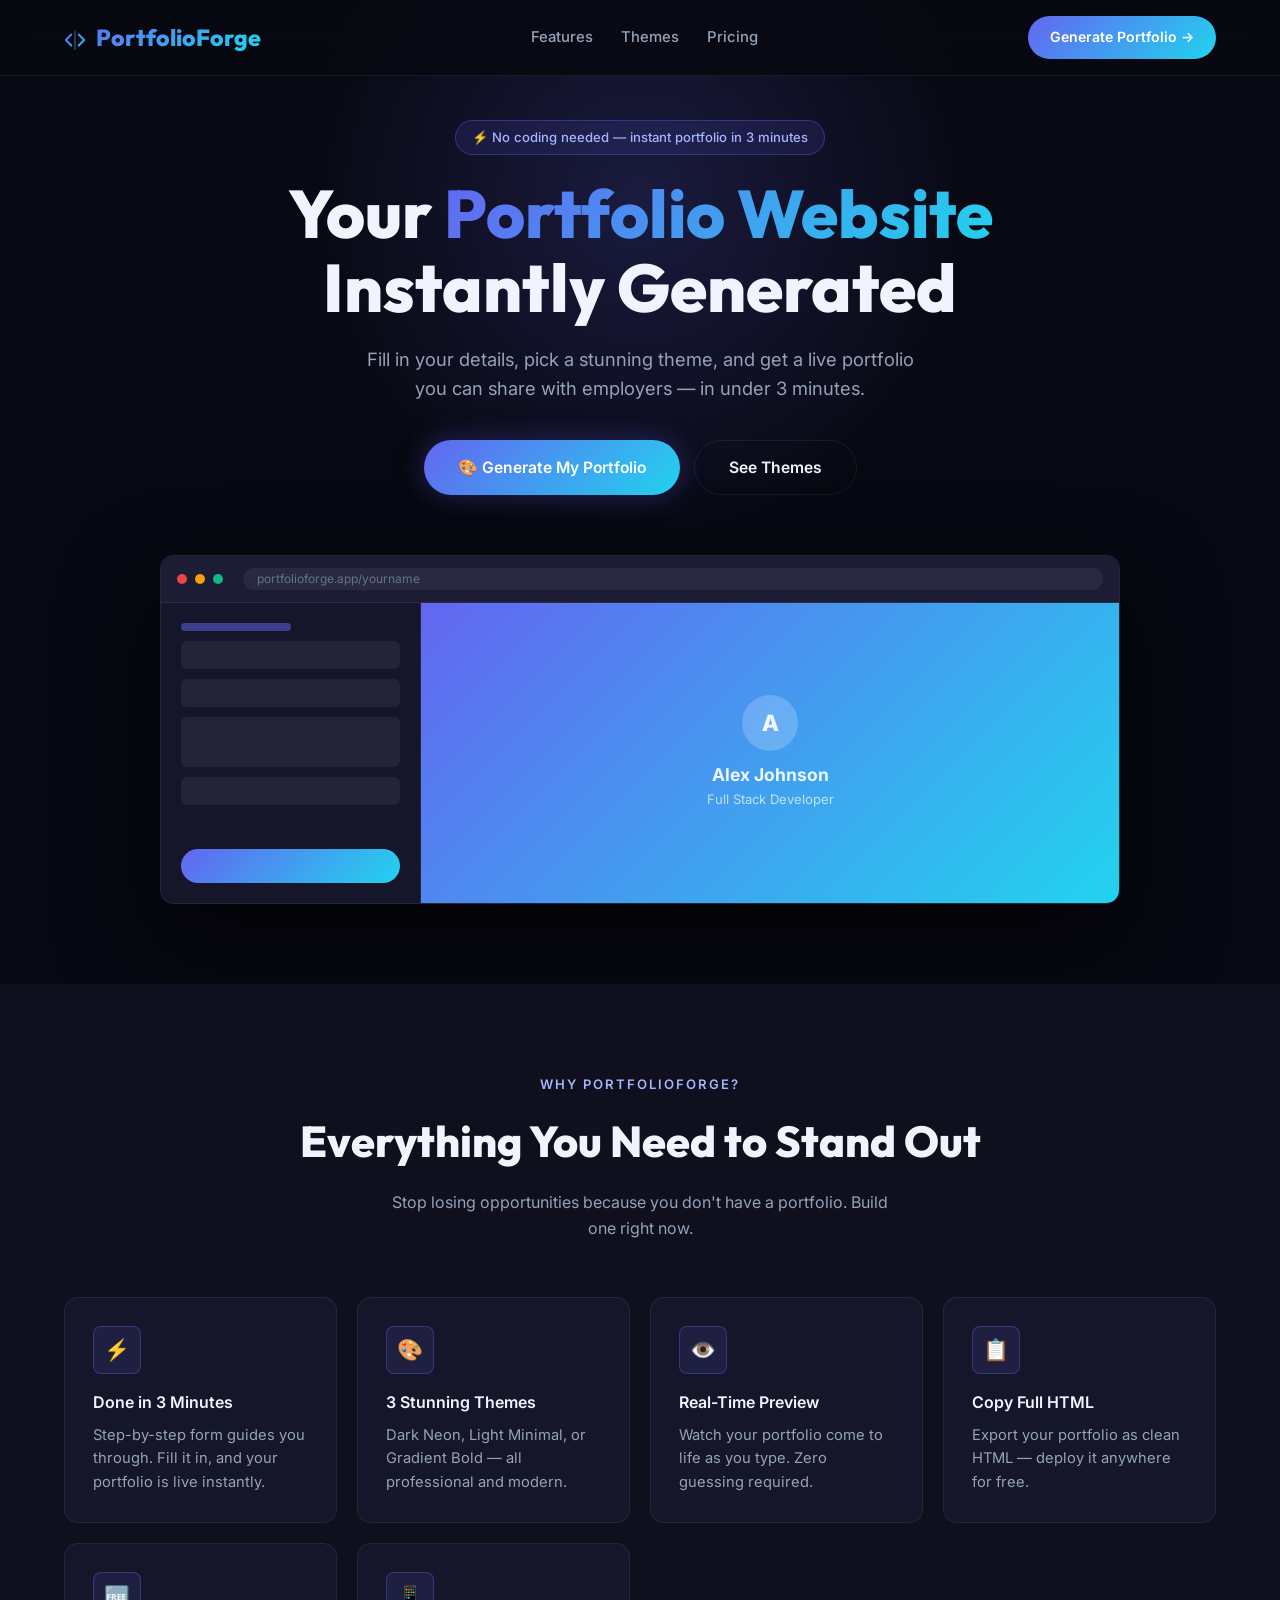
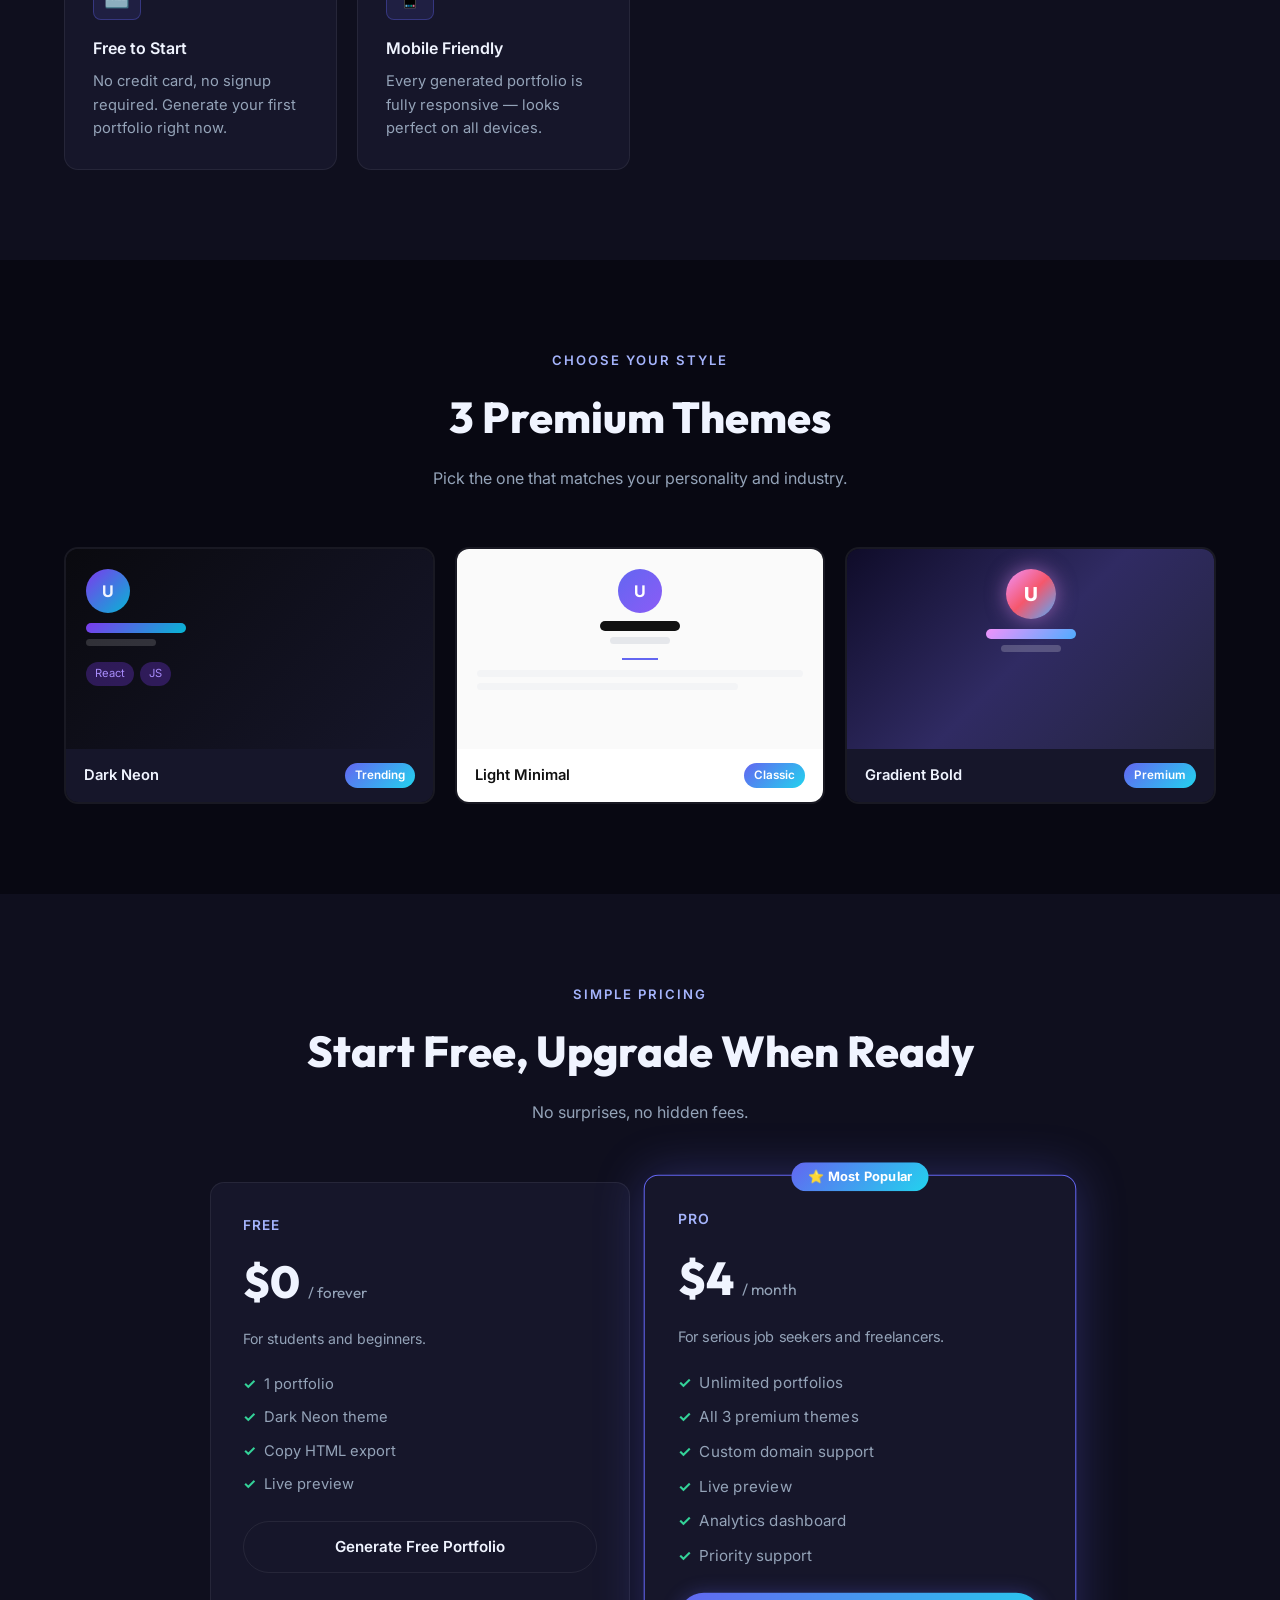
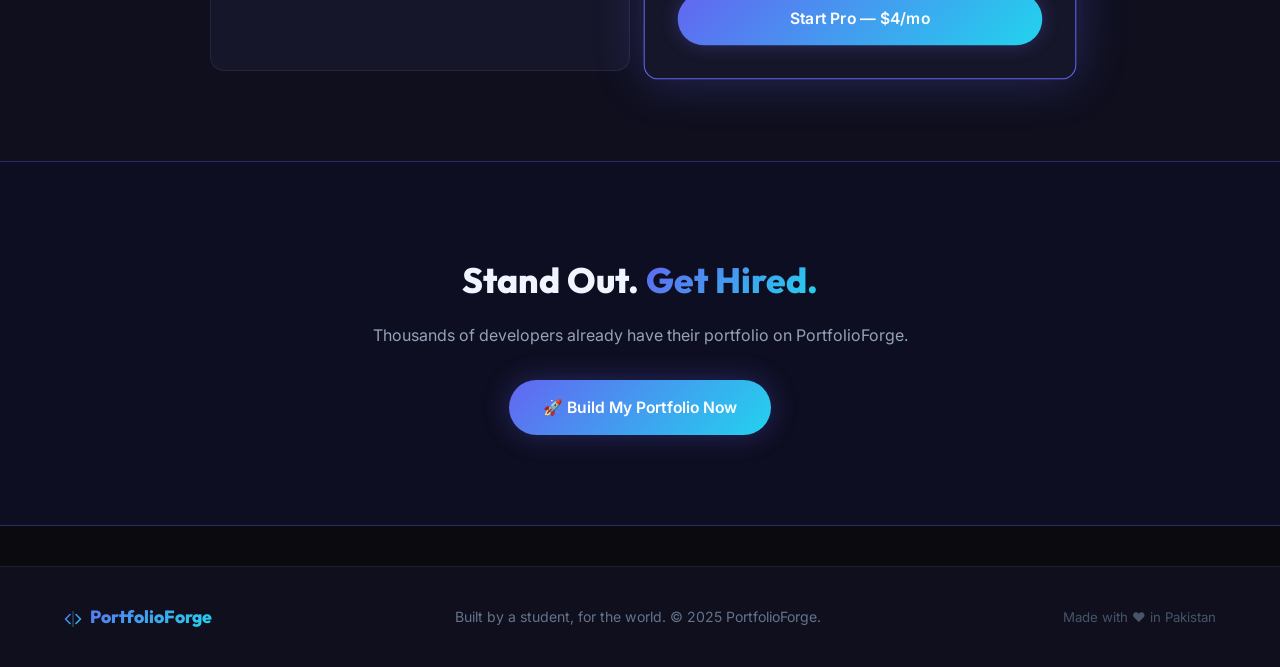
<file: index.html>
<!doctype html>
<html lang="en">
  <head>
    <meta charset="UTF-8" />
    <meta name="viewport" content="width=device-width, initial-scale=1.0" />

    <title>
      Free Portfolio Generator &amp; Website Builder | Create Portfolio Online —
      PortfolioForge
    </title>
    <meta
      name="description"
      content="Generate a stunning developer portfolio website in under 3 minutes. PortfolioForge lets you fill a form, pick a theme, and get a live portfolio — no coding needed. Free portfolio maker for students and developers."
    />
    <meta
      name="keywords"
      content="free portfolio generator, portfolio website builder, create portfolio online, developer portfolio, student portfolio website, portfolio maker free, online portfolio creator, portfolio builder no code, free portfolio website, generate portfolio, web developer portfolio, programmer portfolio, coding portfolio maker"
    />
    <meta name="author" content="PortfolioForge" />
    <meta
      name="robots"
      content="index, follow, max-snippet:-1, max-image-preview:large, max-video-preview:-1"
    />
    <link rel="canonical" href="https://portfolioforge.vercel.app/" />

    <meta property="og:type" content="website" />
    <meta property="og:url" content="https://portfolioforge.vercel.app/" />
    <meta
      property="og:title"
      content="Free Portfolio Generator — Create Your Developer Portfolio in 3 Minutes"
    />
    <meta
      property="og:description"
      content="No coding needed. Fill a form, pick a stunning theme, and get a live portfolio website you can share with employers instantly."
    />
    <meta property="og:site_name" content="PortfolioForge" />
    <meta property="og:locale" content="en_US" />

    <meta name="twitter:card" content="summary_large_image" />
    <meta
      name="twitter:title"
      content="Free Portfolio Generator — PortfolioForge"
    />
    <meta
      name="twitter:description"
      content="Create a stunning developer portfolio in 3 minutes. Free themes, live preview, export HTML. No coding needed!"
    />

    <meta
      name="google-site-verification"
      content="Ks7PEdoXqP8h8QSO_KObrMlbkE3hrzjneMpT3DzpnKs"
    />
    <meta name="google-adsense-account" content="ca-pub-2379961769417548" />

    <script type="application/ld+json">
      {
        "@context": "https://schema.org",
        "@type": "WebApplication",
        "name": "PortfolioForge - Free Portfolio Generator",
        "url": "https://portfolioforge.vercel.app/",
        "description": "Free online portfolio generator for developers and students. Fill a form, pick a theme, and get a live portfolio website instantly. No coding required.",
        "applicationCategory": "DeveloperApplication",
        "operatingSystem": "Web Browser",
        "offers": {
          "@type": "Offer",
          "price": "0",
          "priceCurrency": "USD",
          "availability": "https://schema.org/InStock"
        },
        "featureList": [
          "3 premium portfolio themes",
          "Real-time live preview",
          "Export full HTML code",
          "No coding required",
          "No sign up needed",
          "Mobile responsive output",
          "Free for all developers"
        ],
        "aggregateRating": {
          "@type": "AggregateRating",
          "ratingValue": "4.9",
          "ratingCount": "85"
        }
      }
    </script>

    <script type="application/ld+json">
      {
        "@context": "https://schema.org",
        "@type": "FAQPage",
        "mainEntity": [
          {
            "@type": "Question",
            "name": "Is PortfolioForge completely free?",
            "acceptedAnswer": {
              "@type": "Answer",
              "text": "Yes! PortfolioForge is 100% free. No credit card or sign up required. Just fill in your details and generate your portfolio instantly."
            }
          },
          {
            "@type": "Question",
            "name": "Do I need coding skills to use PortfolioForge?",
            "acceptedAnswer": {
              "@type": "Answer",
              "text": "No coding skills needed at all. Simply fill in the form with your name, bio, skills, and projects — PortfolioForge generates the complete HTML portfolio for you."
            }
          },
          {
            "@type": "Question",
            "name": "How do I publish my portfolio online?",
            "acceptedAnswer": {
              "@type": "Answer",
              "text": "After generating your portfolio, click Copy HTML, paste it into a file called index.html, and upload it to GitHub Pages or Netlify for a free live link."
            }
          },
          {
            "@type": "Question",
            "name": "How many portfolio themes are available?",
            "acceptedAnswer": {
              "@type": "Answer",
              "text": "PortfolioForge offers 3 premium themes: Dark Neon, Light Minimal, and Gradient Bold — all professional, modern, and fully mobile responsive."
            }
          }
        ]
      }
    </script>

    <link rel="stylesheet" href="css/style.css" />
    <script
      async
      src="https://pagead2.googlesyndication.com/pagead/js/adsbygoogle.js?client=ca-pub-2379961769417548"
      crossorigin="anonymous"
    ></script>
  </head>
  <body>
    <nav class="navbar">
      <a href="index.html" class="logo">
        <svg
          width="22"
          height="22"
          viewBox="0 0 24 24"
          fill="none"
          xmlns="http://www.w3.org/2000/svg"
          style="vertical-align: middle; margin-right: 6px"
        >
          <polyline
            points="16 18 22 12 16 6"
            stroke="url(#pg1)"
            stroke-width="2"
            stroke-linecap="round"
            stroke-linejoin="round"
          />
          <polyline
            points="8 6 2 12 8 18"
            stroke="url(#pg1)"
            stroke-width="2"
            stroke-linecap="round"
            stroke-linejoin="round"
          />
          <line
            x1="12"
            y1="2"
            x2="12"
            y2="22"
            stroke="url(#pg1)"
            stroke-width="1.5"
            stroke-linecap="round"
            opacity="0.5"
          />
          <defs>
            <linearGradient
              id="pg1"
              x1="0"
              y1="0"
              x2="24"
              y2="24"
              gradientUnits="userSpaceOnUse"
            >
              <stop stop-color="#6366f1" />
              <stop offset="1" stop-color="#22d3ee" />
            </linearGradient>
          </defs>
        </svg>
        PortfolioForge
      </a>
      <ul class="nav-links">
        <li><a href="#features">Features</a></li>
        <li><a href="#themes">Themes</a></li>
        <li><a href="#pricing">Pricing</a></li>
      </ul>
      <a href="generator.html" class="nav-cta">Generate Portfolio →</a>
    </nav>

    <section class="hero">
      <div class="anim">
        <div class="badge">
          ⚡ No coding needed — instant portfolio in 3 minutes
        </div>
        <h1>Your <span>Portfolio Website</span><br />Instantly Generated</h1>
        <p>
          Fill in your details, pick a stunning theme, and get a live portfolio
          you can share with employers — in under 3 minutes.
        </p>
        <div class="btns">
          <a href="generator.html" class="btn-p" id="hero-cta"
            >🎨 Generate My Portfolio</a
          >
          <a href="#themes" class="btn-s">See Themes</a>
        </div>
      </div>

      <div class="demo-wrap anim" style="animation-delay: 0.2s">
        <div class="mockup">
          <div class="mockup-bar">
            <div class="dot" style="background: #ef4444"></div>
            <div class="dot" style="background: #f59e0b"></div>
            <div class="dot" style="background: #10b981"></div>
            <div
              style="
                flex: 1;
                margin-left: 12px;
                background: rgba(255, 255, 255, 0.06);
                border-radius: 50px;
                height: 22px;
                display: flex;
                align-items: center;
                padding: 0 14px;
              "
            >
              <span style="font-size: 0.75rem; color: #64748b"
                >portfolioforge.app/yourname</span
              >
            </div>
          </div>
          <div class="mockup-inner">
            <div class="mockup-form">
              <div class="mf-bar accent"></div>
              <div
                class="mf-bar"
                style="height: 28px; border-radius: 6px"
              ></div>
              <div
                class="mf-bar"
                style="height: 28px; border-radius: 6px"
              ></div>
              <div
                class="mf-bar"
                style="height: 50px; border-radius: 6px"
              ></div>
              <div
                class="mf-bar"
                style="height: 28px; border-radius: 6px"
              ></div>
              <div
                class="mf-bar"
                style="
                  height: 34px;
                  border-radius: 50px;
                  background: linear-gradient(135deg, #6366f1, #22d3ee);
                  opacity: 1;
                  margin-top: auto;
                "
              ></div>
            </div>
            <div class="mockup-preview">
              <div style="text-align: center; color: rgba(255, 255, 255, 0.9)">
                <div
                  style="
                    width: 56px;
                    height: 56px;
                    background: rgba(255, 255, 255, 0.2);
                    border-radius: 50%;
                    margin: 0 auto 10px;
                    display: flex;
                    align-items: center;
                    justify-content: center;
                    font-size: 1.4rem;
                    font-weight: 800;
                  "
                >
                  A
                </div>
                <div style="font-weight: 700; font-size: 1.1rem">
                  Alex Johnson
                </div>
                <div style="opacity: 0.75; font-size: 0.82rem">
                  Full Stack Developer
                </div>
              </div>
            </div>
          </div>
        </div>
      </div>
    </section>

    <section class="features" id="features">
      <p class="slabel">Why PortfolioForge?</p>
      <h2 class="stitle">Everything You Need to Stand Out</h2>
      <p class="ssub">
        Stop losing opportunities because you don't have a portfolio. Build one
        right now.
      </p>
      <div class="feat-grid">
        <div class="feat-card anim">
          <div class="ficon">⚡</div>
          <h3>Done in 3 Minutes</h3>
          <p>
            Step-by-step form guides you through. Fill it in, and your portfolio
            is live instantly.
          </p>
        </div>
        <div class="feat-card anim" style="animation-delay: 0.1s">
          <div class="ficon">🎨</div>
          <h3>3 Stunning Themes</h3>
          <p>
            Dark Neon, Light Minimal, or Gradient Bold — all professional and
            modern.
          </p>
        </div>
        <div class="feat-card anim" style="animation-delay: 0.2s">
          <div class="ficon">👁️</div>
          <h3>Real-Time Preview</h3>
          <p>
            Watch your portfolio come to life as you type. Zero guessing
            required.
          </p>
        </div>
        <div class="feat-card anim" style="animation-delay: 0.3s">
          <div class="ficon">📋</div>
          <h3>Copy Full HTML</h3>
          <p>
            Export your portfolio as clean HTML — deploy it anywhere for free.
          </p>
        </div>
        <div class="feat-card anim" style="animation-delay: 0.4s">
          <div class="ficon">🆓</div>
          <h3>Free to Start</h3>
          <p>
            No credit card, no signup required. Generate your first portfolio
            right now.
          </p>
        </div>
        <div class="feat-card anim" style="animation-delay: 0.5s">
          <div class="ficon">📱</div>
          <h3>Mobile Friendly</h3>
          <p>
            Every generated portfolio is fully responsive — looks perfect on all
            devices.
          </p>
        </div>
      </div>
    </section>

    <section id="themes">
      <p class="slabel">Choose Your Style</p>
      <h2 class="stitle">3 Premium Themes</h2>
      <p class="ssub">
        Pick the one that matches your personality and industry.
      </p>
      <div class="themes-grid">
        <div
          class="theme-card"
          onclick="window.location = 'generator.html?theme=dark'"
        >
          <div
            class="theme-thumb"
            style="background: linear-gradient(135deg, #0a0a0f, #16162a)"
          >
            <div style="padding: 20px; color: #f0f4ff">
              <div
                style="
                  width: 44px;
                  height: 44px;
                  border-radius: 50%;
                  background: linear-gradient(135deg, #7c3aed, #06b6d4);
                  margin-bottom: 10px;
                  display: flex;
                  align-items: center;
                  justify-content: center;
                  font-weight: 700;
                  font-size: 1rem;
                "
              >
                U
              </div>
              <div
                style="
                  height: 10px;
                  background: linear-gradient(135deg, #7c3aed, #06b6d4);
                  border-radius: 5px;
                  width: 100px;
                  margin-bottom: 6px;
                "
              ></div>
              <div
                style="
                  height: 7px;
                  background: rgba(255, 255, 255, 0.15);
                  border-radius: 4px;
                  width: 70px;
                  margin-bottom: 16px;
                "
              ></div>
              <div style="display: flex; gap: 6px; flex-wrap: wrap">
                <span
                  style="
                    background: rgba(124, 58, 237, 0.3);
                    color: #a78bfa;
                    padding: 3px 9px;
                    border-radius: 50px;
                    font-size: 0.7rem;
                  "
                  >React</span
                >
                <span
                  style="
                    background: rgba(124, 58, 237, 0.3);
                    color: #a78bfa;
                    padding: 3px 9px;
                    border-radius: 50px;
                    font-size: 0.7rem;
                  "
                  >JS</span
                >
              </div>
            </div>
          </div>
          <div class="theme-label">
            Dark Neon <span class="tbadge">Trending</span>
          </div>
        </div>

        <div
          class="theme-card"
          onclick="window.location = 'generator.html?theme=light'"
        >
          <div class="theme-thumb" style="background: #fafafa">
            <div style="padding: 20px; color: #111">
              <div
                style="
                  width: 44px;
                  height: 44px;
                  border-radius: 50%;
                  background: linear-gradient(135deg, #6366f1, #8b5cf6);
                  margin: 0 auto 8px;
                  display: flex;
                  align-items: center;
                  justify-content: center;
                  font-weight: 700;
                  color: #fff;
                  font-size: 1rem;
                "
              >
                U
              </div>
              <div
                style="
                  height: 10px;
                  background: #111;
                  border-radius: 5px;
                  width: 80px;
                  margin: 0 auto 6px;
                "
              ></div>
              <div
                style="
                  height: 7px;
                  background: #e5e7eb;
                  border-radius: 4px;
                  width: 60px;
                  margin: 0 auto 14px;
                "
              ></div>
              <div
                style="
                  height: 2px;
                  background: #6366f1;
                  width: 36px;
                  margin: 0 auto 10px;
                "
              ></div>
              <div
                style="
                  height: 7px;
                  background: #f3f4f6;
                  border-radius: 4px;
                  width: 100%;
                  margin-bottom: 6px;
                "
              ></div>
              <div
                style="
                  height: 7px;
                  background: #f3f4f6;
                  border-radius: 4px;
                  width: 80%;
                "
              ></div>
            </div>
          </div>
          <div class="theme-label" style="color: #111; background: #fff">
            Light Minimal <span class="tbadge">Classic</span>
          </div>
        </div>

        <div
          class="theme-card"
          onclick="window.location = 'generator.html?theme=gradient'"
        >
          <div
            class="theme-thumb"
            style="
              background: linear-gradient(135deg, #0f0c29, #302b63, #24243e);
            "
          >
            <div style="padding: 20px; text-align: center; color: #fff">
              <div
                style="
                  width: 50px;
                  height: 50px;
                  border-radius: 50%;
                  background: linear-gradient(
                    135deg,
                    #f093fb,
                    #f5576c,
                    #4facfe
                  );
                  margin: 0 auto 10px;
                  display: flex;
                  align-items: center;
                  justify-content: center;
                  font-weight: 800;
                  font-size: 1.2rem;
                  box-shadow: 0 0 20px rgba(240, 147, 251, 0.5);
                "
              >
                U
              </div>
              <div
                style="
                  height: 10px;
                  background: linear-gradient(135deg, #f093fb, #4facfe);
                  border-radius: 5px;
                  width: 90px;
                  margin: 0 auto 6px;
                "
              ></div>
              <div
                style="
                  height: 7px;
                  background: rgba(255, 255, 255, 0.2);
                  border-radius: 4px;
                  width: 60px;
                  margin: 0 auto;
                "
              ></div>
            </div>
          </div>
          <div class="theme-label">
            Gradient Bold <span class="tbadge">Premium</span>
          </div>
        </div>
      </div>
    </section>

    <section class="pricing" id="pricing">
      <p class="slabel">Simple Pricing</p>
      <h2 class="stitle">Start Free, Upgrade When Ready</h2>
      <p class="ssub">No surprises, no hidden fees.</p>
      <div class="p-grid">
        <div class="p-card">
          <div class="pname">Free</div>
          <div class="pprice">$0 <span>/ forever</span></div>
          <div class="pdesc">For students and beginners.</div>
          <ul class="plist">
            <li>1 portfolio</li>
            <li>Dark Neon theme</li>
            <li>Copy HTML export</li>
            <li>Live preview</li>
          </ul>
          <a href="generator.html" class="pbtn out" id="free-btn"
            >Generate Free Portfolio</a
          >
        </div>

        <div class="p-card pop">
          <div class="pop-badge">⭐ Most Popular</div>
          <div class="pname">Pro</div>
          <div class="pprice">$4 <span>/ month</span></div>
          <div class="pdesc">For serious job seekers and freelancers.</div>
          <ul class="plist">
            <li>Unlimited portfolios</li>
            <li>All 3 premium themes</li>
            <li>Custom domain support</li>
            <li>Live preview</li>
            <li>Analytics dashboard</li>
            <li>Priority support</li>
          </ul>
          <a href="generator.html" class="pbtn fill" id="pro-btn"
            >Start Pro — $4/mo</a
          >
        </div>
      </div>
    </section>

    <section class="cta-sec">
      <h2>
        Stand Out.
        <span
          style="
            background: linear-gradient(135deg, #6366f1, #22d3ee);
            -webkit-background-clip: text;
            -webkit-text-fill-color: transparent;
          "
          >Get Hired.</span
        >
      </h2>
      <p>
        Thousands of developers already have their portfolio on PortfolioForge.
      </p>
      <a href="generator.html" class="btn-p" id="bottom-cta"
        >🚀 Build My Portfolio Now</a
      >
    </section>

    <div style="text-align: center; padding: 20px 0; background: #0a0a0f">
      <ins
        class="adsbygoogle"
        style="display: block"
        data-ad-client="ca-pub-2379961769417548"
        data-ad-slot="XXXXXXXXXX"
        data-ad-format="auto"
        data-full-width-responsive="true"
      ></ins>
      <script>
        (adsbygoogle = window.adsbygoogle || []).push({});
      </script>
    </div>

    <footer>
      <span class="logo">
        <svg
          width="18"
          height="18"
          viewBox="0 0 24 24"
          fill="none"
          xmlns="http://www.w3.org/2000/svg"
          style="vertical-align: middle; margin-right: 5px"
        >
          <polyline
            points="16 18 22 12 16 6"
            stroke="url(#pgfooter)"
            stroke-width="2"
            stroke-linecap="round"
            stroke-linejoin="round"
          />
          <polyline
            points="8 6 2 12 8 18"
            stroke="url(#pgfooter)"
            stroke-width="2"
            stroke-linecap="round"
            stroke-linejoin="round"
          />
          <line
            x1="12"
            y1="2"
            x2="12"
            y2="22"
            stroke="url(#pgfooter)"
            stroke-width="1.5"
            stroke-linecap="round"
            opacity="0.5"
          />
          <defs>
            <linearGradient
              id="pgfooter"
              x1="0"
              y1="0"
              x2="24"
              y2="24"
              gradientUnits="userSpaceOnUse"
            >
              <stop stop-color="#6366f1" />
              <stop offset="1" stop-color="#22d3ee" />
            </linearGradient>
          </defs>
        </svg>
        PortfolioForge
      </span>
      <p>Built by a student, for the world. © 2025 PortfolioForge.</p>
      <p style="color: #475569; font-size: 0.83rem">Made with ❤️ in Pakistan</p>
    </footer>
  </body>
</html>
</file>
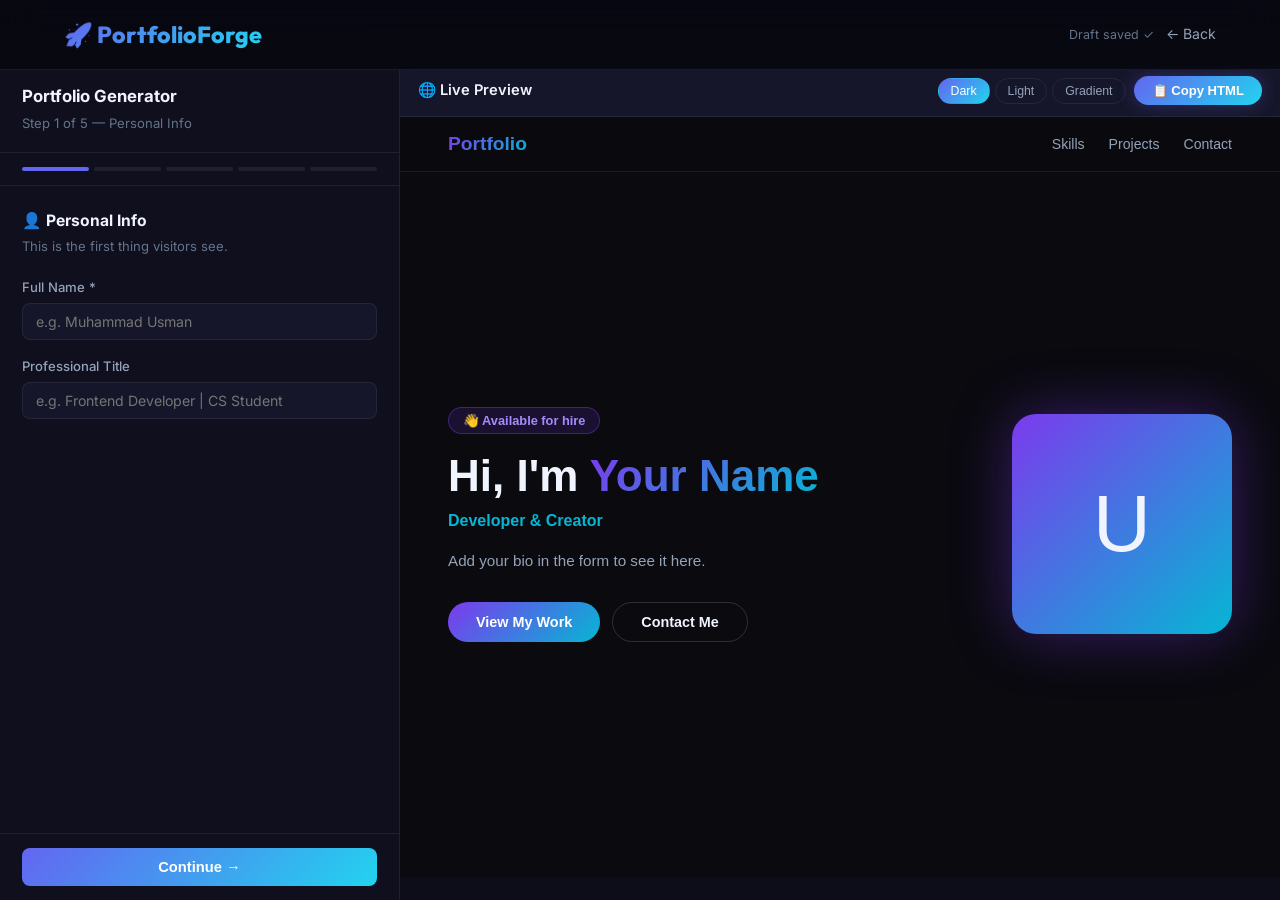
<file: generator.html>
<!doctype html>
<html lang="en">
  <head>
    <meta charset="UTF-8" />
    <meta name="viewport" content="width=device-width, initial-scale=1.0" />
    <title>PortfolioForge — Portfolio Generator</title>
    <link rel="stylesheet" href="css/style.css" />
  </head>
  <body>
    <!-- NAVBAR -->
    <nav class="navbar">
      <a href="index.html" class="logo">🚀 PortfolioForge</a>
      <div style="display: flex; align-items: center; gap: 12px">
        <span id="saved-ind" style="font-size: 0.78rem; color: #64748b"></span>
        <a
          href="index.html"
          style="color: #94a3b8; font-size: 0.88rem; text-decoration: none"
          >← Back</a
        >
      </div>
    </nav>

    <!-- GENERATOR LAYOUT -->
    <div class="gen-page">
      <!-- ── FORM PANEL ── -->
      <div class="fpanel">
        <div class="fpanel-head">
          <h2>Portfolio Generator</h2>
          <p id="step-label">Step 1 of 5 — Personal Info</p>
        </div>
        <div class="steps-bar" id="steps-bar">
          <div class="sdot active" id="sd-0"></div>
          <div class="sdot" id="sd-1"></div>
          <div class="sdot" id="sd-2"></div>
          <div class="sdot" id="sd-3"></div>
          <div class="sdot" id="sd-4"></div>
        </div>
        <div class="fcontent" id="fcontent"><!-- Injected by JS --></div>
        <div class="ffooter">
          <button
            class="fback"
            id="fbk"
            onclick="prevStep()"
            style="display: none"
          >
            ← Back
          </button>
          <button class="fnext" id="fnxt" onclick="nextStep()">
            Continue →
          </button>
        </div>
      </div>

      <!-- ── PREVIEW PANEL ── -->
      <div class="ppanel">
        <div class="ptoolbar">
          <h3>🌐 Live Preview</h3>
          <div class="toolbar-r">
            <div class="tswitcher">
              <button
                class="tbtn active"
                id="th-dark"
                onclick="switchTheme('dark')"
              >
                Dark
              </button>
              <button class="tbtn" id="th-light" onclick="switchTheme('light')">
                Light
              </button>
              <button
                class="tbtn"
                id="th-gradient"
                onclick="switchTheme('gradient')"
              >
                Gradient
              </button>
            </div>
            <button class="copy-btn" id="copy-html-btn" onclick="copyHTML()">
              📋 Copy HTML
            </button>
          </div>
        </div>
        <div class="pframe">
          <iframe
            id="portfolio-preview"
            sandbox="allow-same-origin allow-scripts"
          ></iframe>
        </div>
      </div>
    </div>

    <script src="js/themes.js"></script>
    <script src="js/app.js"></script>
  </body>
</html>
</file>
<file: css/style.css>
@import url("https://fonts.googleapis.com/css2?family=Inter:wght@300;400;500;600;700;800&family=Outfit:wght@400;600;700;800&display=swap");

:root {
  --bg: #080812;
  --bg2: #0f0f1e;
  --card: #16162a;
  --card2: #1c1c35;
  --accent: #6366f1;
  --accent2: #22d3ee;
  --accentg: linear-gradient(135deg, #6366f1, #22d3ee);
  --glow: rgba(99, 102, 241, 0.3);
  --glow2: rgba(34, 211, 238, 0.2);
  --text: #f0f4ff;
  --text2: #94a3b8;
  --muted: #64748b;
  --border: rgba(255, 255, 255, 0.07);
  --border2: rgba(99, 102, 241, 0.35);
  --success: #34d399;
  --r: 14px;
  --rs: 8px;
}

*,
*::before,
*::after {
  box-sizing: border-box;
  margin: 0;
  padding: 0;
}
html {
  scroll-behavior: smooth;
}
body {
  font-family: "Inter", sans-serif;
  background: var(--bg);
  color: var(--text);
  line-height: 1.6;
  overflow-x: hidden;
}

.navbar {
  position: fixed;
  top: 0;
  left: 0;
  width: 100%;
  z-index: 999;
  padding: 16px 5%;
  display: flex;
  align-items: center;
  justify-content: space-between;
  background: rgba(8, 8, 18, 0.88);
  backdrop-filter: blur(20px);
  border-bottom: 1px solid var(--border);
}
.logo {
  font-family: "Outfit", sans-serif;
  font-size: 1.45rem;
  font-weight: 800;
  background: var(--accentg);
  -webkit-background-clip: text;
  -webkit-text-fill-color: transparent;
  text-decoration: none;
}
.nav-links {
  display: flex;
  gap: 28px;
  list-style: none;
}
.nav-links a {
  color: var(--text2);
  text-decoration: none;
  font-size: 0.93rem;
  font-weight: 500;
  transition: color 0.2s;
}
.nav-links a:hover {
  color: var(--text);
}
.nav-cta {
  background: var(--accentg);
  color: #fff;
  border: none;
  padding: 10px 22px;
  border-radius: 50px;
  font-weight: 600;
  font-size: 0.88rem;
  cursor: pointer;
  text-decoration: none;
  transition:
    opacity 0.2s,
    transform 0.2s;
}
.nav-cta:hover {
  opacity: 0.88;
  transform: translateY(-1px);
}

.hero {
  min-height: 100vh;
  display: flex;
  flex-direction: column;
  align-items: center;
  justify-content: center;
  text-align: center;
  padding: 120px 5% 80px;
  position: relative;
  overflow: hidden;
}
.hero::before {
  content: "";
  position: absolute;
  top: -150px;
  left: 50%;
  transform: translateX(-50%);
  width: 700px;
  height: 700px;
  background: radial-gradient(
    circle,
    rgba(99, 102, 241, 0.2) 0%,
    transparent 70%
  );
  pointer-events: none;
}
.badge {
  display: inline-flex;
  align-items: center;
  gap: 8px;
  background: rgba(99, 102, 241, 0.12);
  border: 1px solid var(--border2);
  padding: 6px 16px;
  border-radius: 50px;
  font-size: 0.82rem;
  font-weight: 500;
  color: #a5b4fc;
  margin-bottom: 22px;
}
.hero h1 {
  font-family: "Outfit", sans-serif;
  font-size: clamp(2.4rem, 6vw, 4.2rem);
  font-weight: 800;
  line-height: 1.1;
  margin-bottom: 20px;
}
.hero h1 span {
  background: var(--accentg);
  -webkit-background-clip: text;
  -webkit-text-fill-color: transparent;
}
.hero p {
  font-size: clamp(1rem, 2vw, 1.15rem);
  color: var(--text2);
  max-width: 560px;
  margin: 0 auto 36px;
}
.btns {
  display: flex;
  gap: 14px;
  flex-wrap: wrap;
  justify-content: center;
}
.btn-p {
  background: var(--accentg);
  color: #fff;
  padding: 15px 34px;
  border-radius: 50px;
  font-size: 0.98rem;
  font-weight: 600;
  text-decoration: none;
  transition:
    transform 0.2s,
    box-shadow 0.2s;
  box-shadow: 0 0 28px var(--glow);
  border: none;
  cursor: pointer;
  display: inline-block;
}
.btn-p:hover {
  transform: translateY(-3px);
  box-shadow: 0 0 48px var(--glow);
}
.btn-s {
  background: transparent;
  color: var(--text);
  padding: 14px 34px;
  border-radius: 50px;
  font-size: 0.98rem;
  font-weight: 600;
  text-decoration: none;
  border: 1px solid var(--border);
  transition:
    border-color 0.2s,
    background 0.2s;
  display: inline-block;
}
.btn-s:hover {
  border-color: var(--accent);
  background: rgba(99, 102, 241, 0.1);
}

.demo-wrap {
  margin-top: 60px;
  width: 100%;
  max-width: 960px;
  position: relative;
}
.mockup {
  background: var(--card);
  border: 1px solid var(--border);
  border-radius: var(--r);
  overflow: hidden;
  box-shadow: 0 40px 90px rgba(0, 0, 0, 0.6);
}
.mockup-bar {
  background: var(--card2);
  padding: 12px 16px;
  border-bottom: 1px solid var(--border);
  display: flex;
  align-items: center;
  gap: 8px;
}
.dot {
  width: 10px;
  height: 10px;
  border-radius: 50%;
}
.mockup-inner {
  display: flex;
  height: 300px;
}
.mockup-form {
  width: 260px;
  border-right: 1px solid var(--border);
  padding: 20px;
  display: flex;
  flex-direction: column;
  gap: 10px;
}
.mf-bar {
  height: 8px;
  border-radius: 4px;
  background: rgba(255, 255, 255, 0.06);
}
.mf-bar.accent {
  background: rgba(99, 102, 241, 0.5);
  width: 50%;
}
.mockup-preview {
  flex: 1;
  background: linear-gradient(135deg, #6366f1, #22d3ee);
  display: flex;
  align-items: center;
  justify-content: center;
}

section {
  padding: 90px 5%;
}
.slabel {
  text-align: center;
  color: #a5b4fc;
  font-size: 0.82rem;
  font-weight: 600;
  text-transform: uppercase;
  letter-spacing: 2px;
  margin-bottom: 12px;
}
.stitle {
  font-family: "Outfit", sans-serif;
  text-align: center;
  font-size: clamp(1.7rem, 4vw, 2.7rem);
  font-weight: 800;
  margin-bottom: 14px;
}
.ssub {
  text-align: center;
  color: var(--text2);
  max-width: 520px;
  margin: 0 auto 56px;
  font-size: 1rem;
}

.features {
  background: var(--bg2);
}
.feat-grid {
  display: grid;
  grid-template-columns: repeat(auto-fit, minmax(260px, 1fr));
  gap: 20px;
}
.feat-card {
  background: var(--card);
  border: 1px solid var(--border);
  border-radius: var(--r);
  padding: 28px;
  transition:
    transform 0.3s,
    border-color 0.3s,
    box-shadow 0.3s;
}
.feat-card:hover {
  transform: translateY(-6px);
  border-color: var(--border2);
  box-shadow: 0 20px 50px rgba(99, 102, 241, 0.12);
}
.ficon {
  width: 48px;
  height: 48px;
  border-radius: var(--rs);
  background: rgba(99, 102, 241, 0.12);
  border: 1px solid var(--border2);
  display: flex;
  align-items: center;
  justify-content: center;
  font-size: 1.3rem;
  margin-bottom: 16px;
}
.feat-card h3 {
  font-size: 1rem;
  font-weight: 600;
  margin-bottom: 8px;
}
.feat-card p {
  color: var(--text2);
  font-size: 0.92rem;
}

.themes-grid {
  display: grid;
  grid-template-columns: repeat(auto-fit, minmax(260px, 1fr));
  gap: 20px;
}
.theme-card {
  border-radius: var(--r);
  overflow: hidden;
  border: 2px solid var(--border);
  transition:
    transform 0.3s,
    border-color 0.3s;
  cursor: pointer;
}
.theme-card:hover {
  transform: translateY(-6px);
  border-color: var(--accent);
}
.theme-thumb {
  height: 200px;
  position: relative;
}
.theme-label {
  padding: 14px 18px;
  background: var(--card);
  font-weight: 600;
  font-size: 0.92rem;
  display: flex;
  justify-content: space-between;
  align-items: center;
}
.tbadge {
  font-size: 0.73rem;
  padding: 3px 10px;
  border-radius: 50px;
  background: var(--accentg);
  color: #fff;
}

.pricing {
  background: var(--bg2);
}
.p-grid {
  display: grid;
  grid-template-columns: repeat(auto-fit, minmax(260px, 1fr));
  gap: 20px;
  max-width: 860px;
  margin: 0 auto;
}
.p-card {
  background: var(--card);
  border: 1px solid var(--border);
  border-radius: var(--r);
  padding: 32px;
  position: relative;
  transition: transform 0.3s;
}
.p-card.pop {
  border-color: var(--accent);
  transform: scale(1.03);
  box-shadow: 0 0 48px var(--glow);
}
.pop-badge {
  position: absolute;
  top: -13px;
  left: 50%;
  transform: translateX(-50%);
  background: var(--accentg);
  color: #fff;
  padding: 4px 16px;
  border-radius: 50px;
  font-size: 0.78rem;
  font-weight: 700;
}
.p-card:hover {
  transform: translateY(-4px);
}
.p-card.pop:hover {
  transform: scale(1.03) translateY(-4px);
}
.pname {
  font-size: 0.85rem;
  color: #a5b4fc;
  font-weight: 600;
  text-transform: uppercase;
  letter-spacing: 1px;
  margin-bottom: 10px;
}
.pprice {
  font-family: "Outfit", sans-serif;
  font-size: 2.8rem;
  font-weight: 800;
}
.pprice span {
  font-size: 0.95rem;
  color: var(--text2);
  font-weight: 400;
}
.pdesc {
  color: var(--text2);
  font-size: 0.88rem;
  margin: 10px 0 22px;
}
.plist {
  list-style: none;
  display: flex;
  flex-direction: column;
  gap: 10px;
  margin-bottom: 24px;
}
.plist li {
  display: flex;
  align-items: center;
  gap: 8px;
  font-size: 0.92rem;
  color: var(--text2);
}
.plist li::before {
  content: "✓";
  color: var(--success);
  font-weight: 700;
  flex-shrink: 0;
}
.pbtn {
  width: 100%;
  padding: 13px;
  border-radius: 50px;
  font-size: 0.95rem;
  font-weight: 600;
  cursor: pointer;
  transition:
    opacity 0.2s,
    transform 0.2s;
  text-align: center;
  text-decoration: none;
  display: block;
  border: none;
}
.pbtn.fill {
  background: var(--accentg);
  color: #fff;
  box-shadow: 0 0 18px var(--glow);
}
.pbtn.out {
  background: transparent;
  color: var(--text);
  border: 1px solid var(--border);
}
.pbtn:hover {
  opacity: 0.88;
  transform: translateY(-1px);
}

.cta-sec {
  text-align: center;
  background: rgba(99, 102, 241, 0.07);
  border-top: 1px solid var(--border2);
  border-bottom: 1px solid var(--border2);
}
.cta-sec h2 {
  font-family: "Outfit", sans-serif;
  font-size: 2.2rem;
  font-weight: 800;
  margin-bottom: 14px;
}
.cta-sec p {
  color: var(--text2);
  font-size: 1rem;
  margin-bottom: 32px;
}

footer {
  background: var(--bg2);
  border-top: 1px solid var(--border);
  padding: 36px 5%;
  display: flex;
  align-items: center;
  justify-content: space-between;
  flex-wrap: wrap;
  gap: 14px;
}
footer .logo {
  font-family: "Outfit", sans-serif;
  font-size: 1.1rem;
  font-weight: 800;
}
footer p {
  color: var(--muted);
  font-size: 0.88rem;
}

.gen-page {
  display: flex;
  height: 100vh;
  padding-top: 65px;
}

.fpanel {
  width: 400px;
  min-width: 320px;
  background: var(--bg2);
  border-right: 1px solid var(--border);
  display: flex;
  flex-direction: column;
  overflow: hidden;
}
.fpanel-head {
  padding: 18px 22px;
  border-bottom: 1px solid var(--border);
}
.fpanel-head h2 {
  font-size: 1.05rem;
  font-weight: 700;
}
.fpanel-head p {
  color: var(--muted);
  font-size: 0.82rem;
  margin-top: 3px;
}
.steps-bar {
  display: flex;
  padding: 14px 22px;
  gap: 5px;
  border-bottom: 1px solid var(--border);
}
.sdot {
  flex: 1;
  height: 4px;
  border-radius: 4px;
  background: var(--border);
  transition: background 0.3s;
}
.sdot.active {
  background: var(--accent);
}
.sdot.done {
  background: var(--success);
}
.fcontent {
  flex: 1;
  overflow-y: auto;
  padding: 22px;
}
.fcontent::-webkit-scrollbar {
  width: 4px;
}
.fcontent::-webkit-scrollbar-thumb {
  background: var(--border);
  border-radius: 4px;
}
.steptitle {
  font-size: 0.98rem;
  font-weight: 700;
  margin-bottom: 3px;
}
.stepsub {
  color: var(--muted);
  font-size: 0.82rem;
  margin-bottom: 20px;
}
.fg {
  margin-bottom: 16px;
}
.fg label {
  display: block;
  font-size: 0.82rem;
  font-weight: 500;
  color: var(--text2);
  margin-bottom: 5px;
}
.fg input,
.fg textarea,
.fg select {
  width: 100%;
  background: var(--card);
  border: 1px solid var(--border);
  border-radius: var(--rs);
  color: var(--text);
  font-family: "Inter", sans-serif;
  font-size: 0.88rem;
  padding: 9px 13px;
  transition:
    border-color 0.2s,
    box-shadow 0.2s;
  outline: none;
}
.fg input:focus,
.fg textarea:focus,
.fg select:focus {
  border-color: var(--accent);
  box-shadow: 0 0 0 3px var(--glow);
}
.fg textarea {
  resize: vertical;
  min-height: 80px;
}
.frow {
  display: grid;
  grid-template-columns: 1fr 1fr;
  gap: 10px;
}
.rep-item {
  background: var(--card);
  border: 1px solid var(--border);
  border-radius: var(--rs);
  padding: 14px;
  margin-bottom: 10px;
  position: relative;
}
.rep-item .rm {
  position: absolute;
  top: 8px;
  right: 8px;
  background: rgba(239, 68, 68, 0.14);
  border: none;
  color: #f87171;
  width: 24px;
  height: 24px;
  border-radius: 50%;
  cursor: pointer;
  font-size: 0.95rem;
  display: flex;
  align-items: center;
  justify-content: center;
  transition: background 0.2s;
}
.rep-item .rm:hover {
  background: rgba(239, 68, 68, 0.28);
}
.add-btn {
  width: 100%;
  padding: 9px;
  border-radius: var(--rs);
  border: 1px dashed var(--border);
  background: transparent;
  color: #a5b4fc;
  font-size: 0.88rem;
  font-weight: 500;
  cursor: pointer;
  transition:
    border-color 0.2s,
    background 0.2s;
  display: flex;
  align-items: center;
  justify-content: center;
  gap: 5px;
}
.add-btn:hover {
  border-color: var(--accent);
  background: rgba(99, 102, 241, 0.08);
}
.tags-wrap {
  display: flex;
  flex-wrap: wrap;
  gap: 7px;
  margin-bottom: 8px;
}
.tag {
  background: rgba(99, 102, 241, 0.14);
  border: 1px solid var(--border2);
  color: #a5b4fc;
  padding: 4px 11px;
  border-radius: 50px;
  font-size: 0.77rem;
  font-weight: 500;
  display: flex;
  align-items: center;
  gap: 5px;
}
.tag button {
  background: none;
  border: none;
  color: inherit;
  cursor: pointer;
  font-size: 0.9rem;
  line-height: 1;
}
.tag-inp-row {
  display: flex;
  gap: 7px;
}
.tag-inp-row input {
  flex: 1;
}
.tag-inp-row button {
  background: var(--accent);
  color: #fff;
  border: none;
  padding: 9px 14px;
  border-radius: var(--rs);
  cursor: pointer;
  font-weight: 600;
  font-size: 0.88rem;
  transition: opacity 0.2s;
}
.tag-inp-row button:hover {
  opacity: 0.85;
}
.ffooter {
  padding: 14px 22px;
  border-top: 1px solid var(--border);
  display: flex;
  gap: 8px;
}
.ffooter button {
  flex: 1;
  padding: 11px;
  border-radius: var(--rs);
  font-size: 0.92rem;
  font-weight: 600;
  cursor: pointer;
  transition: opacity 0.2s;
}
.fnext {
  background: var(--accentg);
  color: #fff;
  border: none;
}
.fback {
  background: var(--card);
  color: var(--text2);
  border: 1px solid var(--border);
}
.fnext:hover,
.fback:hover {
  opacity: 0.85;
}

.ppanel {
  flex: 1;
  display: flex;
  flex-direction: column;
  background: #1e1e2a;
  overflow: hidden;
}
.ptoolbar {
  background: var(--card);
  border-bottom: 1px solid var(--border);
  padding: 11px 18px;
  display: flex;
  align-items: center;
  justify-content: space-between;
  flex-shrink: 0;
}
.ptoolbar h3 {
  font-size: 0.92rem;
  font-weight: 600;
}
.toolbar-r {
  display: flex;
  gap: 8px;
  align-items: center;
}
.tswitcher {
  display: flex;
  gap: 5px;
}
.tbtn {
  padding: 5px 12px;
  border-radius: 50px;
  font-size: 0.77rem;
  font-weight: 500;
  cursor: pointer;
  border: 1px solid var(--border);
  background: transparent;
  color: var(--text2);
  transition: all 0.2s;
}
.tbtn.active {
  background: var(--accentg);
  color: #fff;
  border-color: transparent;
}
.copy-btn {
  background: var(--accentg);
  color: #fff;
  border: none;
  padding: 7px 18px;
  border-radius: 50px;
  font-size: 0.82rem;
  font-weight: 600;
  cursor: pointer;
  display: flex;
  align-items: center;
  gap: 5px;
  transition:
    opacity 0.2s,
    transform 0.2s;
  box-shadow: 0 0 18px var(--glow);
}
.copy-btn:hover {
  opacity: 0.88;
  transform: translateY(-1px);
}
.pframe {
  flex: 1;
  overflow: hidden;
}
#portfolio-preview {
  width: 100%;
  height: 100%;
  border: none;
}

@keyframes fadeUp {
  from {
    opacity: 0;
    transform: translateY(24px);
  }
  to {
    opacity: 1;
    transform: translateY(0);
  }
}
.anim {
  animation: fadeUp 0.5s ease both;
}

@media (max-width: 860px) {
  .nav-links {
    display: none;
  }
  .gen-page {
    flex-direction: column;
  }
  .fpanel {
    width: 100%;
    min-width: unset;
    height: 55vh;
    border-right: none;
    border-bottom: 1px solid var(--border);
  }
  .ppanel {
    height: 45vh;
  }
}
</file>
